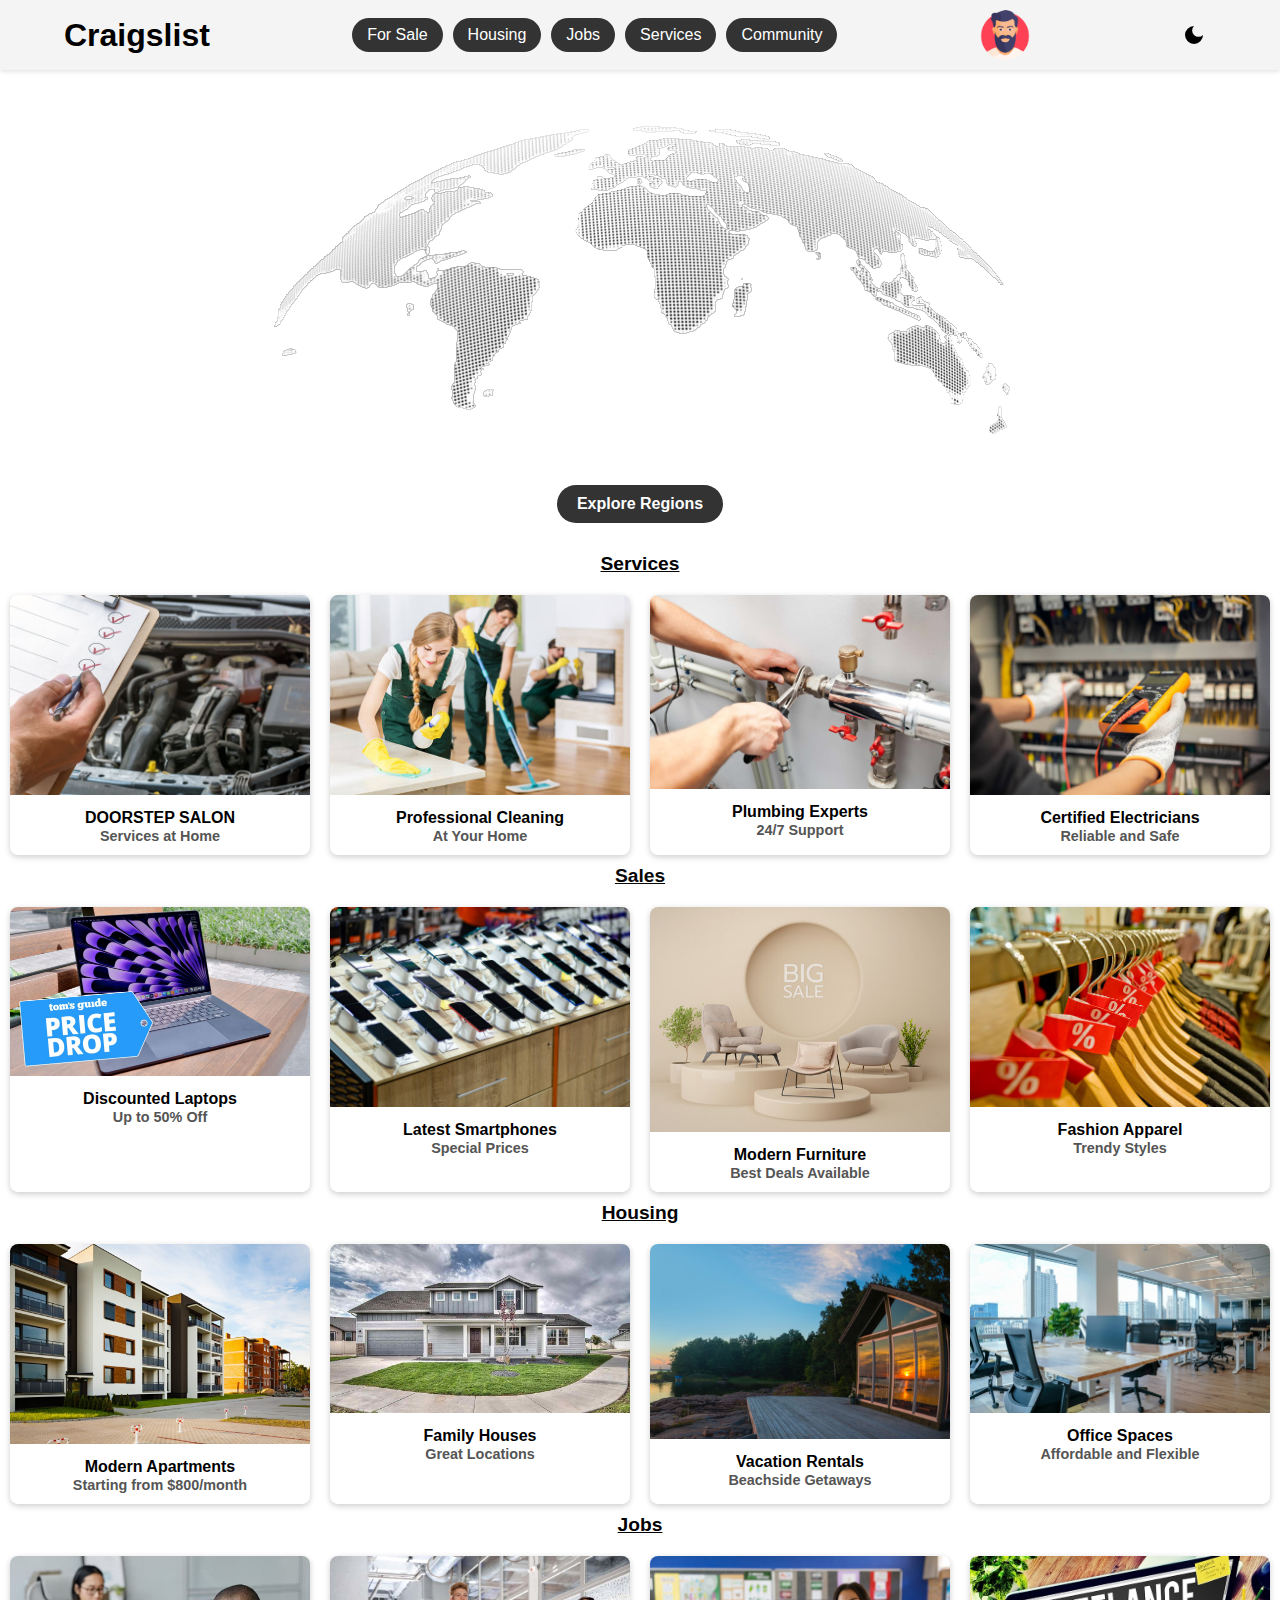
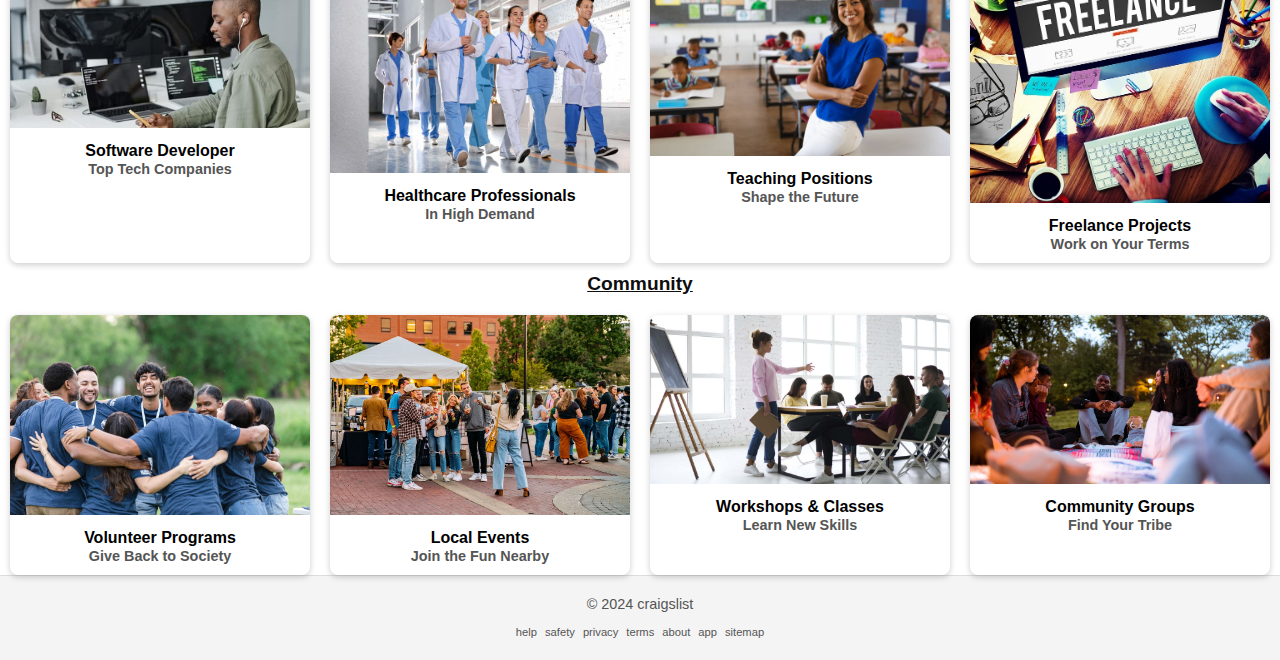
<file: index.html>
<!DOCTYPE html>
<html lang="en">
<head>
    <meta charset="UTF-8">
    <meta name="viewport" content="width=device-width, initial-scale=1.0">
    <title>Craigslist Redesign</title>
    <link rel="stylesheet" href="styles.css">
   
</head>
<body>

    <!-- Header Section -->
    <header>
        <div class="container header-container">
            <h1>Craigslist</h1>
            <!-- Hamburger Menu -->
            <button class="menu-toggle" id="menu-toggle">☰</button>
            <!-- Navigation Links -->
            <nav class="nav-links" id="nav-links">
                <button>For Sale</button>
                <button>Housing</button>
                <button>Jobs</button>
                <button>Services</button>
                <button>Community</button>
            </nav>
            <div class="profile">
                <img src="imgs/man.png" alt="profile-pic" id="profile-pic">
                <ul class="dropdown" id="dropdown-menu">
                    <li>Profile</li>
                    <li>Location</li>
                    <li>Saved</li>
                    <li>Settings</li>
                </ul>
        </div>
           <!-- Add this button to toggle dark mode -->
      <button id="darkModeToggle" class="dark-mode-btn">
        <svg xmlns="http://www.w3.org/2000/svg" width="24" height="24" viewBox="0 0 24 24">
            <path d="M12 3a6 6 0 0 0 9 9 9 9 0 1 1-9-9Z"></path>
        </svg>
    </button>
    </div>
            </div>
        </div>
    </header>

    <!-- Main Content -->
    <main>
        <section class="map-section">
            <img src="imgs/worldmap dark.PNG" alt="World Map" class="map-image">
            <div class="explore-region">
                <button id="explore-region-btn">Explore Regions</button>
            </div>
        </section>
        <section class="services-section">
            <a href="#" class="services-link">Services</a>
            <div class="service-cards">
                <div class="card">
                    <img src="imgs/automobileservice.jpg" alt="Automobile Service">
                    <p>DOORSTEP SALON<br><span>Services at Home</span></p>
                </div>
                <div class="card">
                    <img src="imgs/householdservice.jpg" alt="Cleaning Service">
                    <p>Professional Cleaning<br><span>At Your Home</span></p>
                </div>
                <div class="card">
                    <img src="imgs/plumbingservice.jpg" alt="Plumbing Service">
                    <p>Plumbing Experts<br><span>24/7 Support</span></p>
                </div>
                <div class="card">
                    <img src="imgs/electricalservice.jpg" alt="Electrician Service">
                    <p>Certified Electricians<br><span>Reliable and Safe</span></p>
                </div>
            </div>
        </section>

        <section class="sales-section">
            <a href="#" class="sales-link">Sales</a>
            <div class="sales-cards">
                <div class="card">
                    <img src="imgs/laptopsale.jpg" alt="Laptop Sale">
                    <p>Discounted Laptops<br><span>Up to 50% Off</span></p>
                </div>
                <div class="card">
                    <img src="imgs/phonesales.jpg" alt="Phone Sale">
                    <p>Latest Smartphones<br><span>Special Prices</span></p>
                </div>
                <div class="card">
                    <img src="imgs/furnituresale.jpg" alt="Furniture Sale">
                    <p>Modern Furniture<br><span>Best Deals Available</span></p>
                </div>
                <div class="card">
                    <img src="imgs/clothssale.jpg" alt="Clothing Sale">
                    <p>Fashion Apparel<br><span>Trendy Styles</span></p>
                </div>
            </div>
        </section>

        <section class="housing-section">
            <a href="#" class="housing-link">Housing</a>
            <div class="housing-cards">
                <div class="card">
                    <img src="imgs/appartmentsale.jpg" alt="Apartment for Rent">
                    <p>Modern Apartments<br><span>Starting from $800/month</span></p>
                </div>
                <div class="card">
                    <img src="imgs/housesale.jpg" alt="House for Sale">
                    <p>Family Houses<br><span>Great Locations</span></p>
                </div>
                <div class="card">
                    <img src="imgs/vacationrental.jpg" alt="Vacation Rental">
                    <p>Vacation Rentals<br><span>Beachside Getaways</span></p>
                </div>
                <div class="card">
                    <img src="imgs/officespace.jpg" alt="Office Space">
                    <p>Office Spaces<br><span>Affordable and Flexible</span></p>
                </div>
            </div>
        </section>
        
        <section class="jobs-section">
            <a href="#" class="jobs-link">Jobs</a>
            <div class="jobs-cards">
                <div class="card">
                    <img src="imgs/softwaredeveloper.jpg" alt="Tech Job">
                    <p>Software Developer<br><span>Top Tech Companies</span></p>
                </div>
                <div class="card">
                    <img src="imgs/healthcarejob.jpg" alt="Healthcare Job">
                    <p>Healthcare Professionals<br><span>In High Demand</span></p>
                </div>
                <div class="card">
                    <img src="imgs/teachingjob.jpg" alt="Teaching Job">
                    <p>Teaching Positions<br><span>Shape the Future</span></p>
                </div>
                <div class="card">
                    <img src="imgs/freelancejobs.jpg" alt="Freelance Job">
                    <p>Freelance Projects<br><span>Work on Your Terms</span></p>
                </div>
            </div>
        </section>
        
        <section class="community-section">
            <a href="#" class="community-link">Community</a>
            <div class="community-cards">
                <div class="card">
                    <img src="imgs/volenteer.jpg" alt="Volunteer Activities">
                    <p>Volunteer Programs<br><span>Give Back to Society</span></p>
                </div>
                <div class="card">
                    <img src="imgs/localevent.jpg" alt="Local Events">
                    <p>Local Events<br><span>Join the Fun Nearby</span></p>
                </div>
                <div class="card">
                    <img src="imgs/workshop.jpg" alt="Workshops">
                    <p>Workshops & Classes<br><span>Learn New Skills</span></p>
                </div>
                <div class="card">
                    <img src="imgs/communitygroup.png" alt="Community Groups">
                    <p>Community Groups<br><span>Find Your Tribe</span></p>
                </div>
            </div>
        </section>
        
        
    </main>

    <!-- JavaScript -->
    <script src="script.js"></script>
   
    <!-- Footer Section -->
<footer>
    <div class="container footer-container">
        <p>© 2024 craigslist</p>
        <ul class="footer-links">
            <li><a href="#">help</a></li>
            <li><a href="#">safety</a></li>
            <li><a href="#">privacy</a></li>
            <li><a href="#">terms</a></li>
            <li><a href="#">about</a></li>
            <li><a href="#">app</a></li>
            <li><a href="#">sitemap</a></li>
        </ul>
    </div>
</footer>
</body>
</html>
</file>
<file: styles.css>
/* General Reset */
* {
    margin: 0;
    padding: 0;
    box-sizing: border-box;
}

body {
    font-family: Georgia, serif;
    background-color: #ffffff;
    color: #333;
}

.container {
    width: 90%;
    max-width: 1200px;
    margin: 0 auto;
}

/* Header Section */
header {
    background-color: #f4f4f4;
    padding: 10px 0;
    box-shadow: 0 2px 4px rgba(0, 0, 0, 0.1);
    position: relative;
}

.header-container {
    display: flex;
    justify-content: space-between;
    align-items: center;
}

header h1 {
    font-size: 2rem;
}

.menu-toggle {
    display: none;
    font-size: 1.5rem;
    border: none;
    background: transparent;
    cursor: pointer;
}

.nav-links {
    display: flex;
    gap: 10px;
}

.nav-links button {
    background-color: #333;
    color: #fff;
    border: none;
    border-radius: 20px;
    padding: 8px 15px;
    cursor: pointer;
    font-size: 1rem;
}

.nav-links button:hover {
    background-color: #555;
}

/* Profile Dropdown */
.profile {
    position: relative;
}

.profile img {
    border-radius: 50%;
    cursor: pointer;
    vertical-align: middle;
    width: 50px;
    height: 50px;
}

.dropdown {
    display: none;
    position: absolute;
    top: 60px;
    right: 10px;
    background-color: #fff;
    box-shadow: 0 2px 8px rgba(0, 0, 0, 0.2);
    border-radius: 5px;
    width: 150px;
    text-align: left;
    z-index: 10;
}

.dropdown li {
    list-style: none;
    padding: 10px;
    border-bottom: 1px solid #ddd;
    cursor: pointer;
}

.dropdown li:hover {
    background-color: #f0f0f0;
}
nav a {
    transition: color 0.3s ease, transform 0.3s ease;
}
nav a:hover {
    color: #0073e6;
    transform: scale(1.1);
}

/* Map Section */
.map-section {
    text-align: center;
    margin: 30px 0;
}

.map-image {
    max-width: 100%;
    height: auto;
}

/* Explore Region Button */
.explore-region {
    text-align: center;
    margin-top: 20px;
}

#explore-region-btn {
    padding: 10px 20px;
    font-size: 1rem;
    font-weight: bold;
    color: #fff;
    background-color: #333;
    border: none;
    border-radius: 25px;
    cursor: pointer;
    transition: background-color 0.3s ease, transform 0.2s ease;
}

#explore-region-btn:hover {
    background-color: #555;
    transform: scale(1.05);
}

.card {
    transition: transform 0.3s, box-shadow 0.3s;
}
.card:hover {
    transform: translateY(-10px);
    box-shadow: 0px 4px 6px rgba(0, 0, 0, 0.2);
}

/* Services Section */
.services-link {
    display: block;
    color: #000000;
    text-decoration: underline;
    margin: 10px 0 20px;
    text-align: center;
    font-size: 1.2rem;
    font-weight: bold;
}
.service-cards {
    display: flex;
    gap: 20px;
    justify-content: center;
    flex-wrap: wrap;
}

.card {
    background-color: #fff;
    box-shadow: 0 2px 6px rgba(0, 0, 0, 0.2);
    border-radius: 8px;
    overflow: hidden;
    text-align: center;
    width: 100%;
    max-width: 300px;
}

.card img {
    width: 100%;
    height: auto;
}

.card p {
    font-size: 1rem;
    font-weight: bold;
    padding: 10px 0;
}

.card span {
    font-size: 0.9rem;
    color: #555;
}

/* Sales Section */
.sales-link {
    display: block;
    color: #070707;
    text-decoration: underline;
    margin: 10px 0 20px;
    text-align: center;
    font-size: 1.2rem;
    font-weight: bold;
}

.sales-cards {
    display: flex;
    gap: 20px;
    justify-content: center;
    flex-wrap: wrap;
}

.sales-cards .card {
    background-color: #fff;
    box-shadow: 0 2px 6px rgba(0, 0, 0, 0.2);
    border-radius: 8px;
    overflow: hidden;
    text-align: center;
    width: 100%;
    max-width: 300px;
}

.sales-cards .card img {
    width: 100%;
    height: auto;
}

.sales-cards .card p {
    font-size: 1rem;
    font-weight: bold;
    padding: 10px 0;
}

.sales-cards .card span {
    font-size: 0.9rem;
    color: #555;
}

/* Housing Section */
.housing-link {
    display: block;
    color: #050505;
    text-decoration: underline;
    margin: 10px 0 20px;
    text-align: center;
    font-size: 1.2rem;
    font-weight: bold;
}

.housing-cards {
    display: flex;
    gap: 20px;
    justify-content: center;
    flex-wrap: wrap;
}

.housing-cards .card {
    background-color: #fff;
    box-shadow: 0 2px 6px rgba(0, 0, 0, 0.2);
    border-radius: 8px;
    overflow: hidden;
    text-align: center;
    width: 100%;
    max-width: 300px;
}

.housing-cards .card img {
    width: 100%;
    height: auto;
}

.housing-cards .card p {
    font-size: 1rem;
    font-weight: bold;
    padding: 10px 0;
}

.housing-cards .card span {
    font-size: 0.9rem;
    color: #555;
}

/* Jobs Section */
.jobs-link {
    display: block;
    color: black;
    text-decoration: underline;
    margin: 10px 0 20px;
    text-align: center;
    font-size: 1.2rem;
    font-weight: bold;
}

.jobs-cards {
    display: flex;
    gap: 20px;
    justify-content: center;
    flex-wrap: wrap;
}

.jobs-cards .card {
    background-color: #fff;
    box-shadow: 0 2px 6px rgba(0, 0, 0, 0.2);
    border-radius: 8px;
    overflow: hidden;
    text-align: center;
    width: 100%;
    max-width: 300px;
}

.jobs-cards .card img {
    width: 100%;
    height: auto;
}

.jobs-cards .card p {
    font-size: 1rem;
    font-weight: bold;
    padding: 10px 0;
}

.jobs-cards .card span {
    font-size: 0.9rem;
    color: #555;
}

/* Community Section */
.community-link {
    display: block;
    color: #0e0e0e;
    text-decoration: underline;
    margin: 10px 0 20px;
    text-align: center;
    font-size: 1.2rem;
    font-weight: bold;
}

.community-cards {
    display: flex;
    gap: 20px;
    justify-content: center;
    flex-wrap: wrap;
}

.community-cards .card {
    background-color: #fff;
    box-shadow: 0 2px 6px rgba(0, 0, 0, 0.2);
    border-radius: 8px;
    overflow: hidden;
    text-align: center;
    width: 100%;
    max-width: 300px;
}

.community-cards .card img {
    width: 100%;
    height: auto;
}

.community-cards .card p {
    font-size: 1rem;
    font-weight: bold;
    padding: 10px 0;
}

.community-cards .card span {
    font-size: 0.9rem;
    color: #555;
}


/* Responsive Design */
@media (max-width: 768px) {
    .menu-toggle {
        display: block;
    }

    .nav-links {
        display: none;
        flex-direction: column;
        position: absolute;
        top: 60px;
        right: 0;
        background-color: #fff;
        box-shadow: 0 2px 8px rgba(0, 0, 0, 0.2);
        width: 100%;
        padding: 10px 0;
    }

    .nav-links.show {
        display: flex;
    }

    .nav-links button {
        width: 100%;
        margin: 5px 0;
        border-radius: 0;
    }
}
/* Footer Section */
footer {
    background-color: #f4f4f4;
    padding: 20px 0;
    text-align: center;
    border-top: 1px solid #ddd;
}

.footer-container {
    display: flex;
    flex-direction: column;
    align-items: center;
    gap: 10px;
}

.footer-container p {
    font-size: 0.9rem;
    color: #555;
    padding: bottom 10px;;
}

.footer-links {
    display: flex;
    gap: 0.5rem;
    list-style: none;
    padding: 0;
}

.footer-links li a {
    text-decoration: none;
    font-size: 0.7rem;
    color: #555;
}

.footer-links li a:hover {
    color: #000;
    text-decoration: underline;
}

/* Default Light Mode */
body {
    background-color: #ffffff;
    color: #000000;
    font-family: Arial, sans-serif;
    margin: 0;
    padding: 0;
}

/* Dark Mode */
body.dark-mode {
    background-color: #121212;
    color:black;
}

/* Button Styles */
.dark-mode-btn {
    top: 20px;
    right: 20px;
    background: none;
    border: none;
    cursor: pointer;
    padding: 10px;
    border-radius: 50%;
    display: flex;
    align-items: center;
    justify-content: center;
}

.dark-mode-btn svg {
    fill: #000000;
    transition: fill 0.3s;
}

body.dark-mode .dark-mode-btn svg {
    fill: darkgoldenrod;
}
</file>
